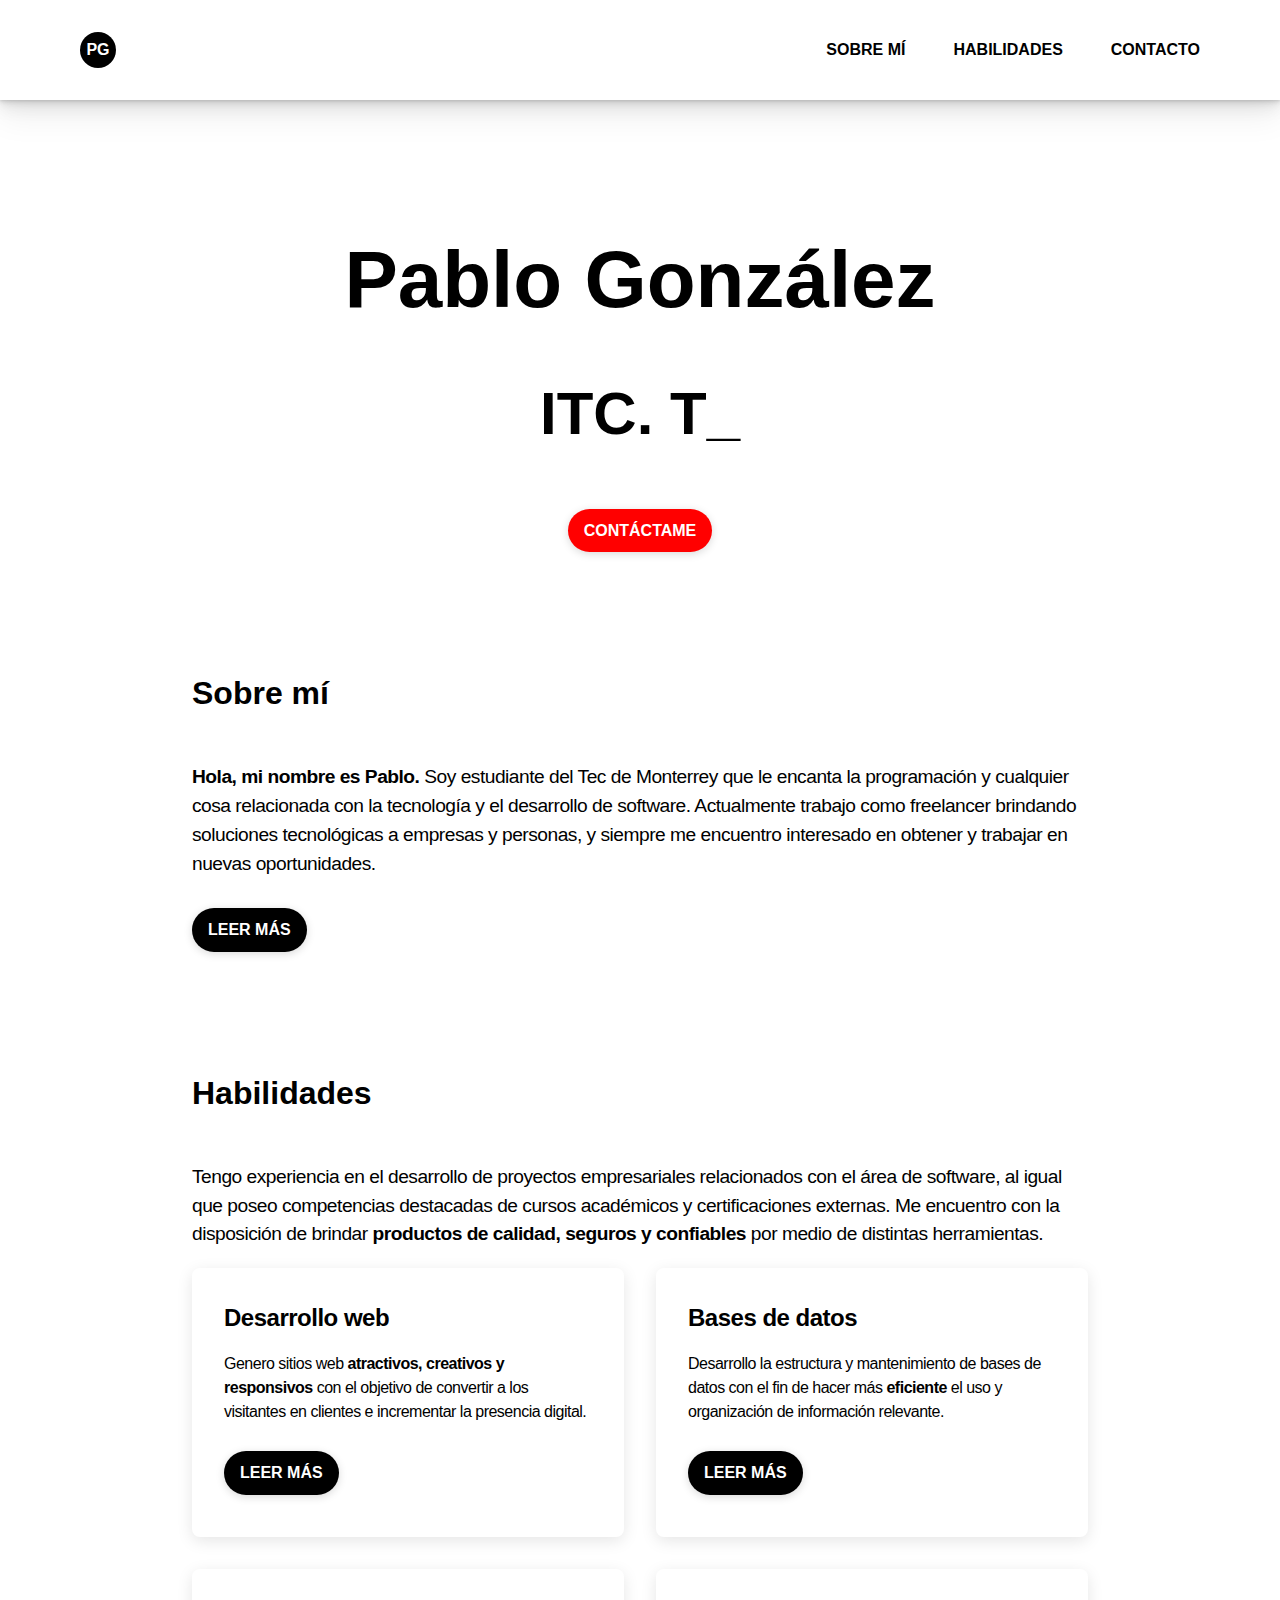
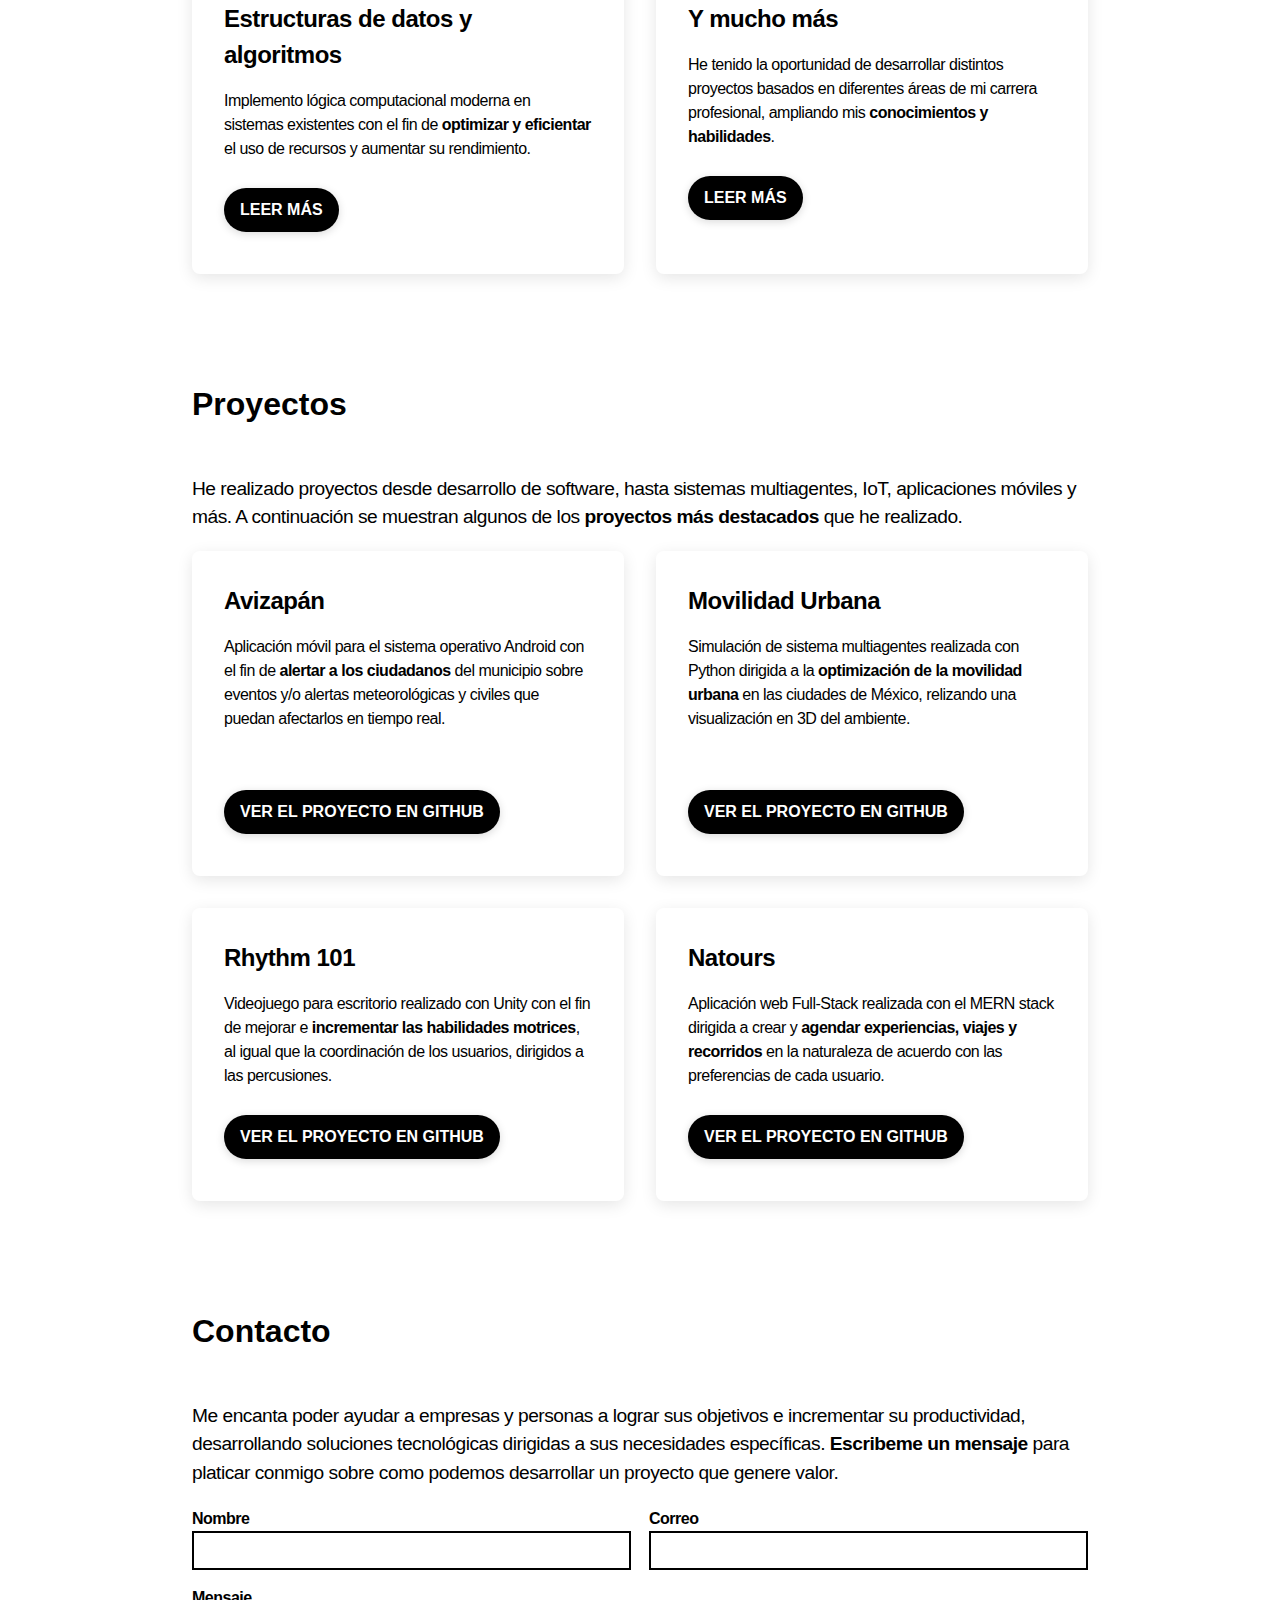
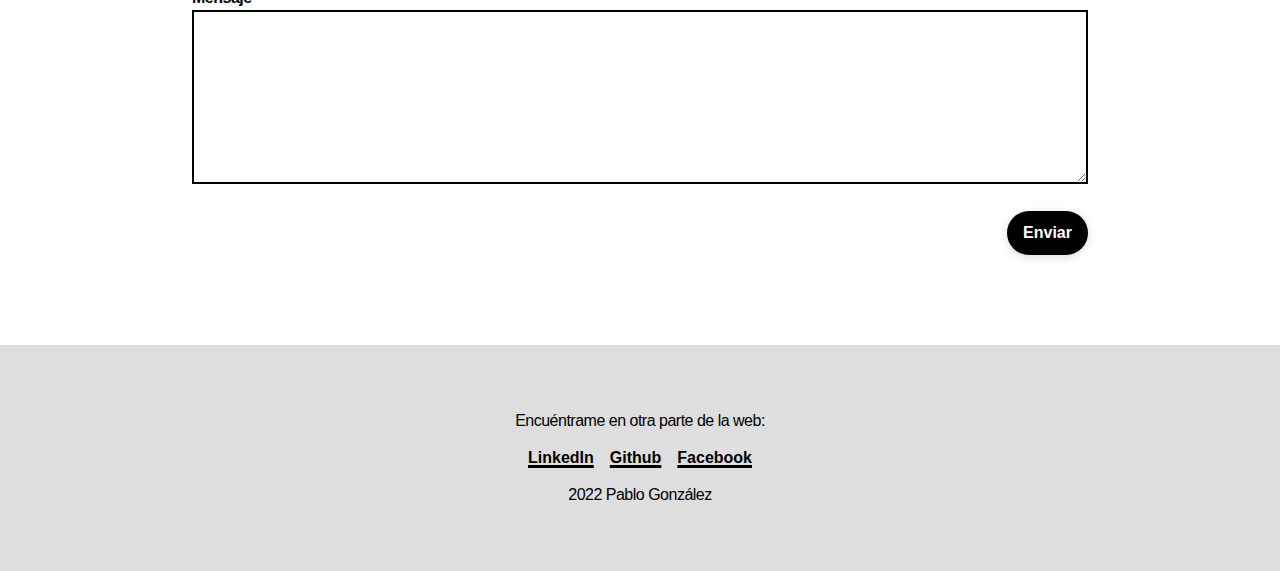
<file: index.html>
<!DOCTYPE html>
<html lang="es">

<head>
    <meta charset="UTF-8">
    <meta http-equiv="X-UA-Compatible" content="IE=edge">
    <meta name="viewport" content="width=device-width, initial-scale=1.0">
    <meta name="description"
        content="Pablo González de la Parra. Ingeniero en Tecnologías Computacionales. Tecnológico de Monterrey. Portafolio.">
    <link rel="apple-touch-icon" href="./media/logo-vector.png">
    <link rel="stylesheet" href="./styles/style.css">
    <link rel="stylesheet" href="https://cdn.jsdelivr.net/npm/bootstrap-icons@1.8.3/font/bootstrap-icons.css">
    <link rel="icon" type="image/x-icon" href="./media/logo-vector.png">
    <title>Pablo González | Ingeniero de software</title>
</head>

<body>
    <header>
        <h1>Pablo González</h1>
        <div class="terminal" id="terminal">
            <h2 class="terminal-title" id="terminal-title"></h2>
            <h2 class="terminal-underscore" id="terminal-underscore">&#95;</h2>
        </div>
        <button class="main-button"><a href="#contact">CONTÁCTAME</a></button>
    </header>
    <nav class="navbar" id="navbar">
        <div class="logo-active">
            <a href="./" class="active">PG</a>
        </div>
        <a href="javascript:void(0);" class="icon" onclick="responsiveNavbar()">
            <i class="bi bi-list" id="responsive-icon"></i>
        </a>
        <div class="responsive-links">
            <a href="./about.html">SOBRE MÍ</a>
            <a href="./abilities.html">HABILIDADES</a>
            <a href="./contact.html">CONTACTO</a>
        </div>
    </nav>
    <main>
        <section class="about" id="about">
            <h3>Sobre mí</h3>
            <p><strong>Hola, mi nombre es Pablo.</strong> Soy estudiante del Tec de Monterrey que le encanta la
                programación y cualquier cosa
                relacionada con la tecnología y el desarrollo de software. Actualmente trabajo como freelancer brindando
                soluciones tecnológicas
                a empresas y personas, y siempre me encuentro interesado en obtener y trabajar en nuevas oportunidades.
            </p>
            <button><a href="./about.html">LEER MÁS</a></button>
        </section>
        <section class="abilities" id="abilities">
            <h3>Habilidades</h3>
            <p>Tengo experiencia en el desarrollo de proyectos empresariales relacionados con el área de software, al
                igual que
                poseo competencias destacadas de cursos académicos y certificaciones externas. Me encuentro con la
                disposición de brindar
                <strong>productos de calidad, seguros y confiables</strong> por medio de distintas herramientas.
            </p>
            <div class="ability-cards">
                <div class="ability-card">
                    <h4>Desarrollo web</h4>
                    <p>Genero sitios web <strong>atractivos, creativos y responsivos</strong> con el objetivo de
                        convertir a los
                        visitantes en clientes e incrementar la presencia digital.
                    </p>
                    <button><a href="./abilities.html#web-dev">LEER MÁS</a></button>
                </div>
                <div class="ability-card">
                    <h4>Bases de datos</h4>
                    <p>Desarrollo la estructura y mantenimiento de bases de datos con el fin de hacer más
                        <strong>eficiente</strong> el
                        uso y organización de información relevante.
                    </p>
                    <button><a href="./abilities.html#database">LEER MÁS</a></button>
                </div>
                <div class="ability-card">
                    <h4>Estructuras de datos y algoritmos</h4>
                    <p>Implemento lógica computacional moderna en sistemas existentes con el fin de <strong>optimizar y
                            eficientar</strong> el uso de recursos y aumentar su rendimiento.</p>
                    <button><a href="./abilities.html#dsa">LEER MÁS</a></button>
                </div>
                <div class="ability-card">
                    <h4>Y mucho más</h4>
                    <p>He tenido la oportunidad de desarrollar distintos proyectos basados en diferentes áreas de mi
                        carrera profesional, ampliando mis <strong>conocimientos y habilidades</strong>.</p>
                    <button><a href="./abilities.html#more">LEER MÁS</a></button>
                </div>
            </div>
        </section>
        <section class="abilities" id="abilities">
            <h3>Proyectos</h3>
            <p>He realizado proyectos desde desarrollo de software, hasta sistemas multiagentes, IoT, aplicaciones
                móviles y más. A continuación
                se muestran algunos de los <strong>proyectos más destacados</strong> que he realizado.</p>
            </p>
            <div class="ability-cards">
                <div class="ability-card">
                    <h4>Avizapán</h4>
                    <p>Aplicación móvil para el sistema operativo Android con el fin de <strong>alertar a los
                            ciudadanos</strong> del
                        municipio sobre eventos y/o alertas meteorológicas
                        y civiles que puedan afectarlos en tiempo real.</p>
                    </p>
                    <button><a href="https://github.com/pablogonzalezdelaparra/Avizapan" target="
                        ">VER EL PROYECTO EN GITHUB</a></button>
                </div>
                <div class="ability-card">
                    <h4>Movilidad Urbana</h4>
                    <p>Simulación de sistema multiagentes realizada con Python dirigida a la <strong>optimización de la
                            movilidad urbana</strong> en las
                        ciudades de México, relizando una visualización en 3D del ambiente.</p>
                    </p>
                    <button><a href="https://github.com/pablogonzalezdelaparra/MovilidadUrbana" target="_blank">VER EL
                            PROYECTO EN GITHUB</a></button>
                </div>
                <div class="ability-card">
                    <h4>Rhythm 101</h4>
                    <p>Videojuego para escritorio realizado con Unity con el fin de mejorar e <strong>incrementar las
                            habilidades motrices</strong>, al igual que la coordinación de los usuarios, dirigidos a las
                        percusiones.
                    </p>
                    <button><a href="https://github.com/pablogonzalezdelaparra/Rhythm101-game" target="_blank">VER EL
                            PROYECTO EN GITHUB</a></button>
                </div>
                <div class="ability-card">
                    <h4>Natours</h4>
                    <p>Aplicación web Full-Stack realizada con el MERN stack dirigida a crear y <strong>agendar
                            experiencias,
                            viajes y recorridos</strong> en la naturaleza de acuerdo con las preferencias de cada
                        usuario.</p>
                    <button><a href="https://github.com/pablogonzalezdelaparra/compass-final-project"
                            target="_blank">VER EL PROYECTO EN GITHUB</a></button>
                </div>
            </div>
        </section>
        <section class="contact" id="contact">
            <h3>Contacto</h3>
            <p>Me encanta poder ayudar a empresas y personas a lograr sus objetivos e incrementar su productividad,
                desarrollando soluciones tecnológicas dirigidas a sus necesidades específicas. <strong>Escribeme
                    un mensaje</strong> para platicar conmigo sobre como podemos desarrollar un proyecto que genere
                valor.
            </p>
            <form action="https://formsubmit.co/f35574a343a5f147eefd4ce1f9dd43e2" method="POST">
                <input type="text" name="_honey" style="display:none">
                <input type="hidden" name="_next" value="https://pablogdlp.com/thankyou.html">
                <div class="div-name-email">
                    <div class="div-name">
                        <label class="name" for="name">Nombre</label>
                        <input type="text" name="name" id="name" required>
                    </div>
                    <div class="div-email">
                        <label class="email" for="email">Correo</label>
                        <input type="email" name="email" id="email" required>
                    </div>
                </div>
                <div class="div-textarea">
                    <label class="textarea" for="textarea">Mensaje</label>
                    <textarea name="textarea" id="textarea" cols="30" rows="10" required></textarea>
                </div>
                <button class="button" type="submit">Enviar</button>
            </form>
        </section>
    </main>
    <aside>
        Aside
    </aside>
    <footer>
        <p>Encuéntrame en otra parte de la web:</p>
        <div class="footer-links">
            <a class="footer-link-1" href="https://www.linkedin.com/in/pablogdlp/" target="_blank">LinkedIn</a>
            <a class="footer-link-2" href="https://github.com/pablogonzalezdelaparra" target="_blank">Github</a>
            <a class="footer-link-3" href="https://www.facebook.com/pablogdlp/" target="_blank">Facebook</a>
        </div>
        <p>2022 Pablo González</p>
    </footer>

    <script src="./scripts/navbar.js"></script>
    <script src="./scripts/terminal.js"></script>
</body>

</html>
</file>
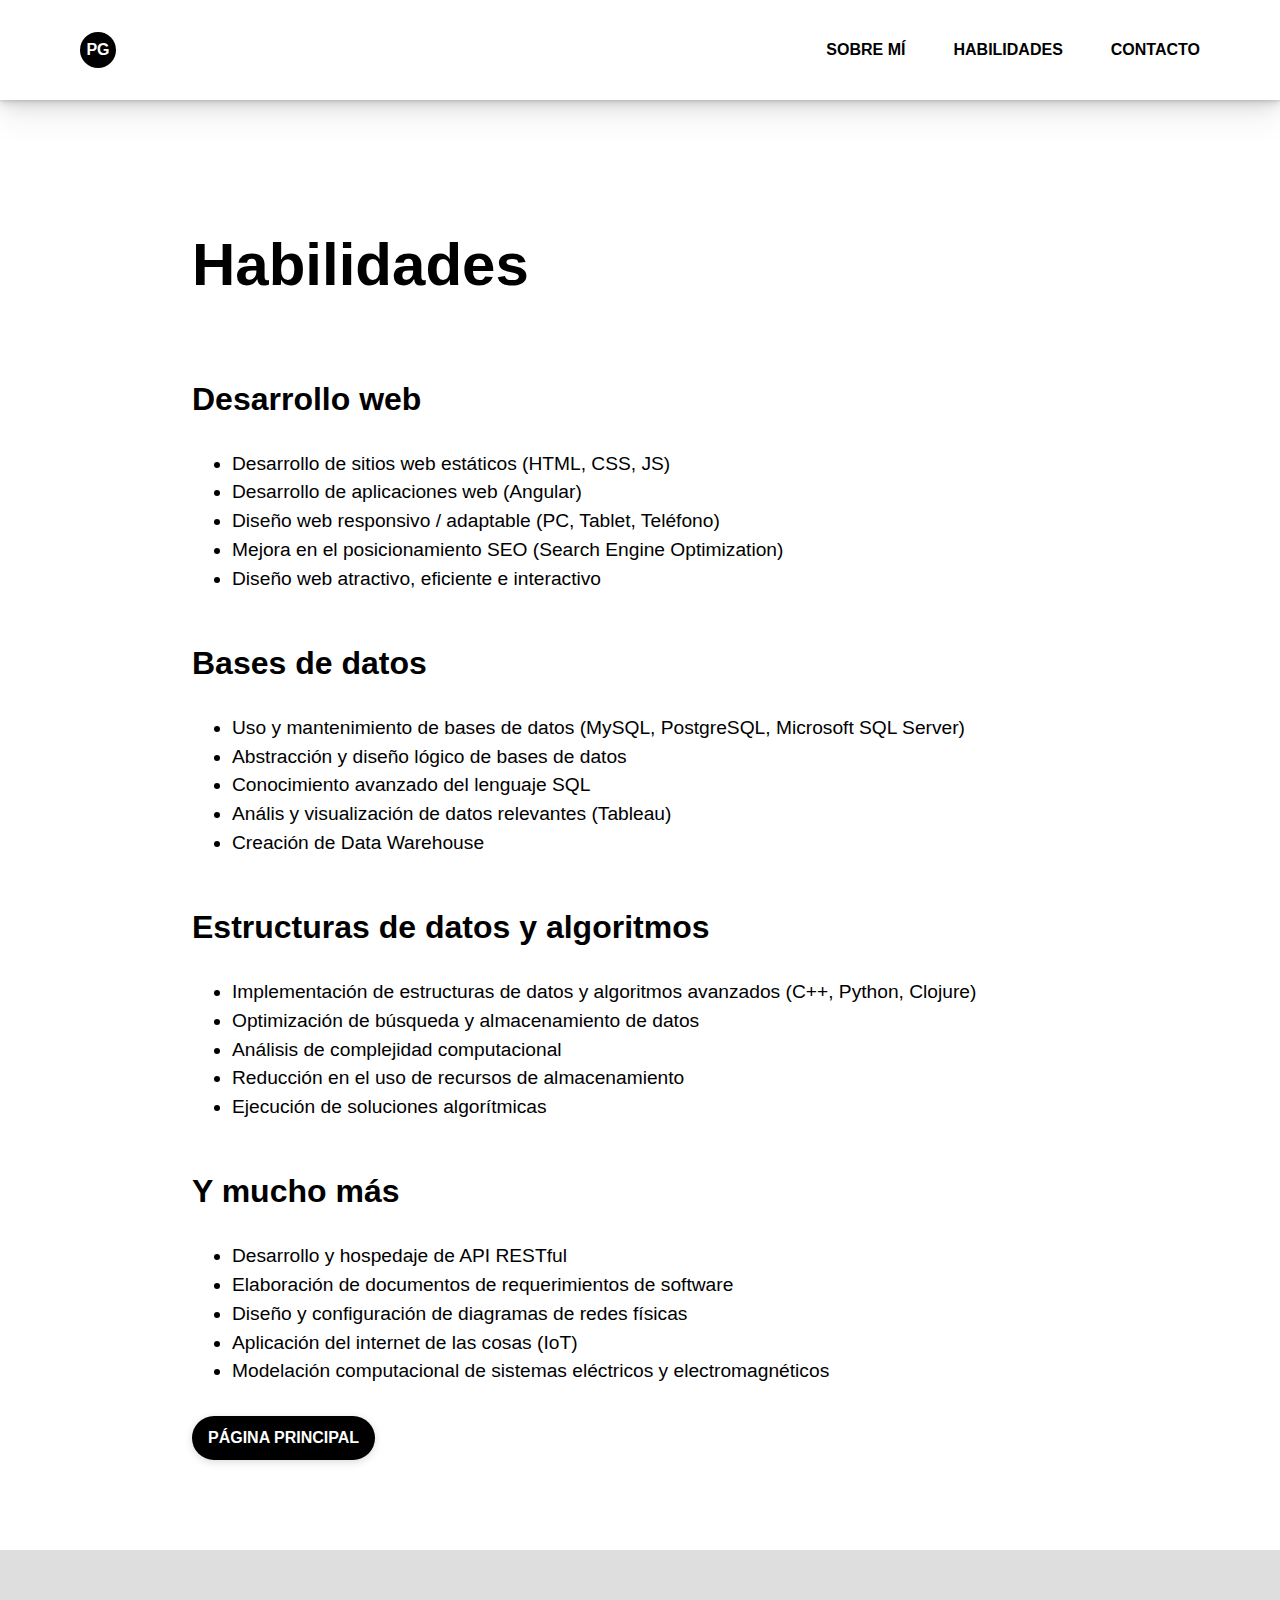
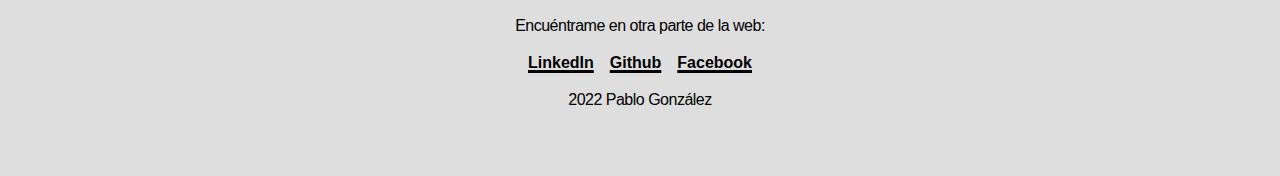
<file: abilities.html>
<!DOCTYPE html>
<html lang="es">

<head>
    <meta charset="UTF-8">
    <meta http-equiv="X-UA-Compatible" content="IE=edge">
    <meta name="viewport" content="width=device-width, initial-scale=1.0">
    <meta name="description" content="Pablo González de la Parra. Ingeniero en Tecnologías Computacionales. Tecnológico de Monterrey. Portafolio.">
    <link rel="stylesheet" href="./styles/style.css">
    <link rel="stylesheet" href="./styles/abilities.css">
    <link rel="apple-touch-icon" href="./media/logo-vector.png">
    <link rel="stylesheet" href="https://cdn.jsdelivr.net/npm/bootstrap-icons@1.8.3/font/bootstrap-icons.css">
    <link rel="icon" type="image/x-icon" href="./media/logo-vector.png">
    <title>Pablo González | Habilidades</title>
</head>

<body>
    <nav class="navbar" id="navbar">
        <div class="logo-active">
            <a href="./" class="active">PG</a>
        </div>
        <a href="javascript:void(0);" class="icon" onclick="responsiveNavbar()">
            <i class="bi bi-list" id="responsive-icon"></i>
        </a>
        <div class="responsive-links">
            <a href="./about.html">SOBRE MÍ</a>
            <a href="#abilities">HABILIDADES</a>
            <a href="./contact.html">CONTACTO</a>
        </div>
    </nav>
    <main>
        <section class="abilities" id="abilities">
            <h2>Habilidades</h2>
            <div class="web-dev" id="web-dev">
                <h3>Desarrollo web</h3>
                <p>
                    <ul>
                        <li>Desarrollo de sitios web estáticos (HTML, CSS, JS)</li>
                        <li>Desarrollo de aplicaciones web (Angular)</li>
                        <li>Diseño web responsivo / adaptable (PC, Tablet, Teléfono)</li>
                        <li>Mejora en el posicionamiento SEO (Search Engine Optimization)</li>
                        <li>Diseño web atractivo, eficiente e interactivo</li>
                    </ul>
                </p>
            </div>
            <div class="database" id="database">
                <h3>Bases de datos</h3>
                <p>
                    <ul>
                        <li>Uso y mantenimiento de bases de datos (MySQL, PostgreSQL, Microsoft SQL Server)</li>
                        <li>Abstracción y diseño lógico de bases de datos</li>
                        <li>Conocimiento avanzado del lenguaje SQL</li>
                        <li>Anális y visualización de datos relevantes (Tableau)</li>
                        <!-- <li>Desarrollo y hospedaje de API RESTful</li> , req de software, redes-->
                        <li>Creación de Data Warehouse</li>
                    </ul>
                </p>
            </div>
            <div class="dsa" id="dsa">
                <h3>Estructuras de datos y algoritmos</h3>
                <p>
                    <ul>
                        <li>Implementación de estructuras de datos y algoritmos avanzados (C++, Python, Clojure)</li>
                        <li>Optimización de búsqueda y almacenamiento de datos</li>
                        <li>Análisis de complejidad computacional</li>
                        <li>Reducción en el uso de recursos de almacenamiento</li>
                        <li>Ejecución de soluciones algorítmicas</li>
                    </ul>
                </p>
            </div>
            <div class="more" id="more">
                <h3>Y mucho más</h3>
                <p>
                    <ul>
                        <li>Desarrollo y hospedaje de API RESTful</li>
                        <li>Elaboración de documentos de requerimientos de software</li>
                        <li>Diseño y configuración de diagramas de redes físicas</li>
                        <li>Aplicación del internet de las cosas (IoT)</li>
                        <li> Modelación computacional de sistemas eléctricos y electromagnéticos</li>
                    </ul>
                </p>
            </div>
            <button><a href="./index.html">PÁGINA PRINCIPAL</a></button>
        </section>
    </main>
    <aside>
        Aside
    </aside>
    <footer>
        <p>Encuéntrame en otra parte de la web:</p>
        <div class="footer-links">
            <a class="footer-link-1" href="https://www.linkedin.com/in/pablogdlp/" target="_blank">LinkedIn</a>
            <a class="footer-link-2" href="https://github.com/pablogonzalezdelaparra" target="_blank">Github</a>
            <a class="footer-link-3" href="https://www.facebook.com/pablogdlp/" target="_blank">Facebook</a>
        </div>
        <p>2022 Pablo González</p>
    </footer>

    <script src="./scripts/navbar.js"></script>
    <script src="./scripts/terminal.js"></script>
</body>

</html>
</file>
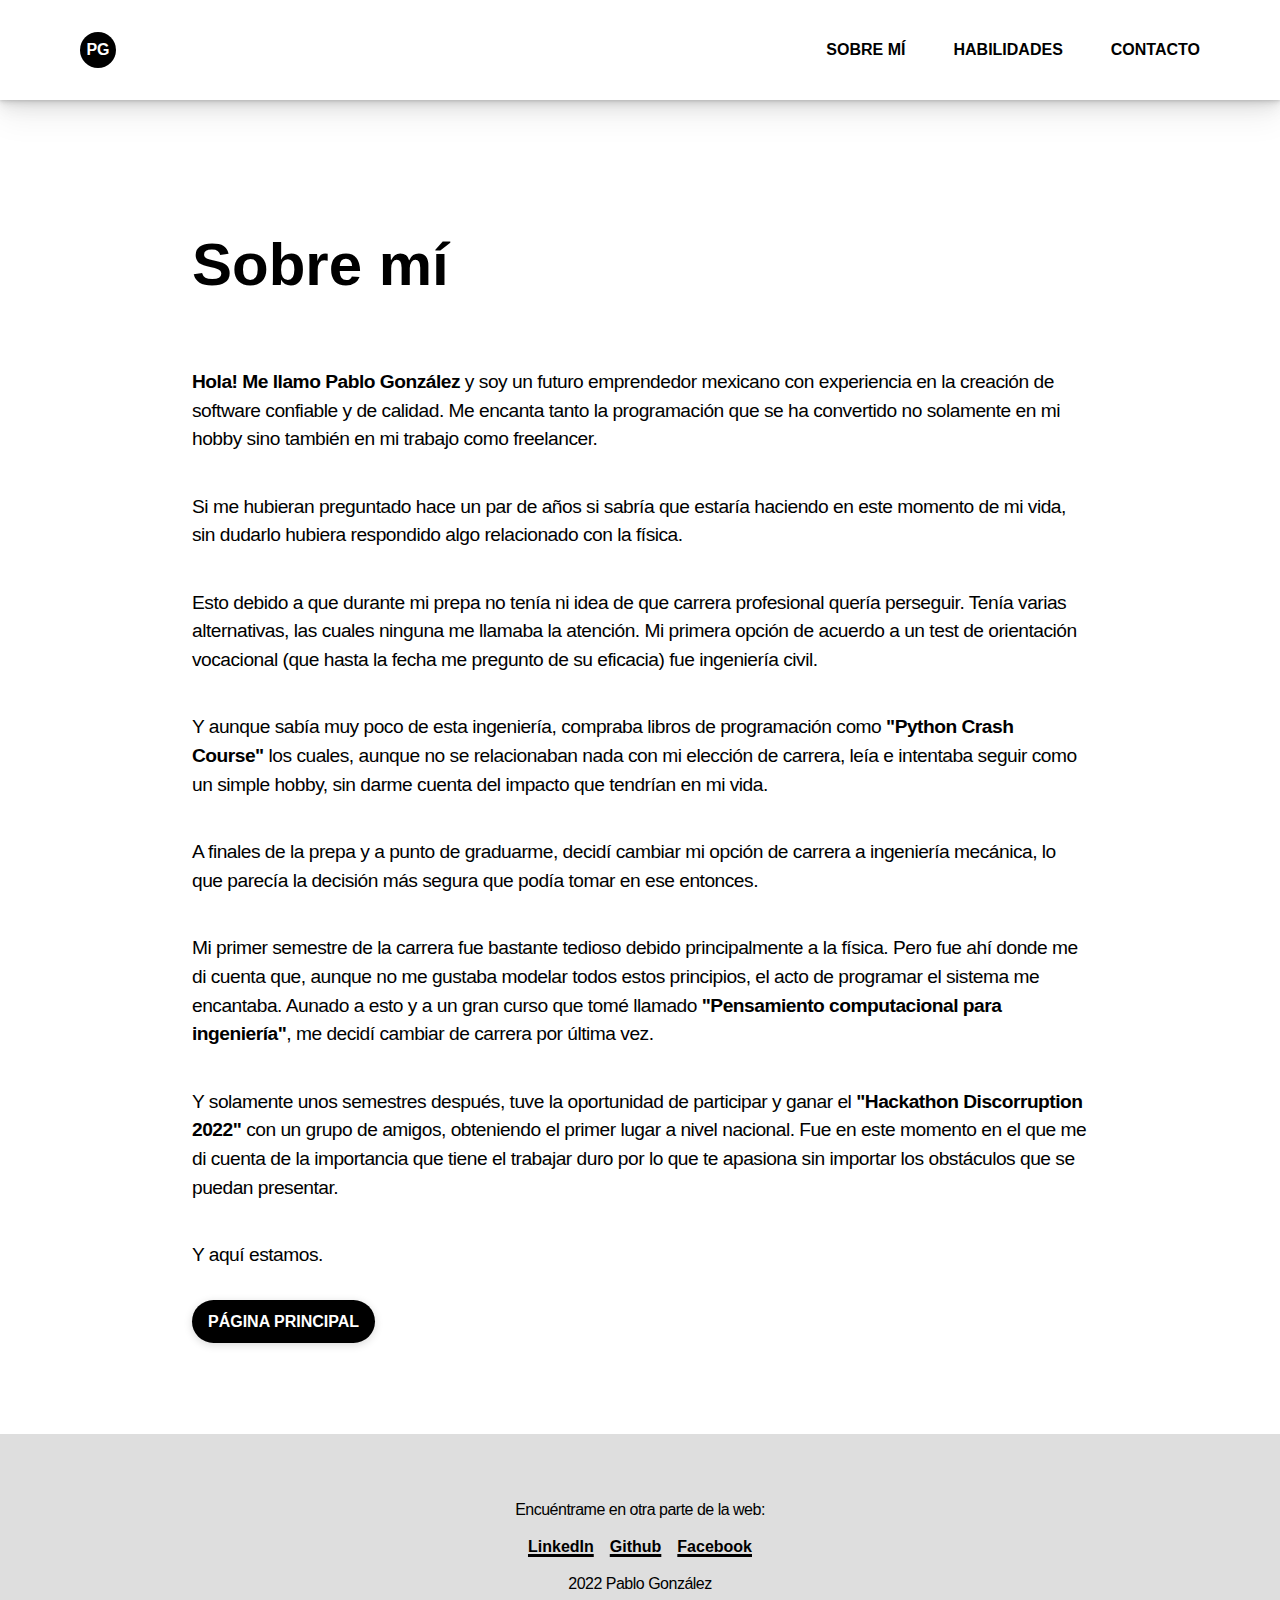
<file: about.html>
<!DOCTYPE html>
<html lang="es">

<head>
    <meta charset="UTF-8">
    <meta http-equiv="X-UA-Compatible" content="IE=edge">
    <meta name="viewport" content="width=device-width, initial-scale=1.0">
    <meta name="description" content="Pablo González de la Parra. Ingeniero en Tecnologías Computacionales. Tecnológico de Monterrey. Portafolio.">
    <link rel="stylesheet" href="./styles/style.css">
    <link rel="stylesheet" href="./styles/about.css">
    <link rel="apple-touch-icon" href="./media/logo-vector.png">
    <link rel="stylesheet" href="https://cdn.jsdelivr.net/npm/bootstrap-icons@1.8.3/font/bootstrap-icons.css">
    <link rel="icon" type="image/x-icon" href="./media/logo-vector.png">
    <title>Pablo González | Sobre mí</title>
</head>

<body>
    <nav class="navbar" id="navbar">
        <div class="logo-active">
            <a href="./" class="active">PG</a>
        </div>
        <a href="javascript:void(0);" class="icon" onclick="responsiveNavbar()">
            <i class="bi bi-list" id="responsive-icon"></i>
        </a>
        <div class="responsive-links">
            <a href="#about">SOBRE MÍ</a>
            <a href="./abilities.html">HABILIDADES</a>
            <a href="./contact.html">CONTACTO</a>
        </div>
    </nav>
    <main>
        <section class="about" id="about">
            <h2>Sobre mí</h2>
            <p>
                <strong>Hola! Me llamo Pablo González</strong> y soy un futuro emprendedor mexicano con experiencia en la creación de software confiable y de calidad. Me encanta tanto la programación que se ha convertido no solamente en mi hobby sino también en mi trabajo como freelancer.
            </p>
            <p>
                Si me hubieran preguntado hace un par de años si sabría que estaría haciendo en este momento de mi vida, sin dudarlo hubiera respondido algo relacionado con la física.
            </p>
            <p>
                Esto debido a que durante mi prepa no tenía ni idea de que carrera profesional quería perseguir. Tenía varias alternativas, las cuales ninguna me llamaba la atención. Mi primera opción de acuerdo a un test de orientación vocacional (que hasta la fecha me pregunto de su eficacia) fue ingeniería civil.
            </p>
            <p>
                Y aunque sabía muy poco de esta ingeniería, compraba libros de programación como <strong>"Python Crash Course"</strong> los cuales, aunque no se relacionaban nada con mi elección de carrera, leía e intentaba seguir como un simple hobby, sin darme cuenta del impacto que tendrían en mi vida.
            </p>
            <p>
                A finales de la prepa y a punto de graduarme, decidí cambiar mi opción de carrera a ingeniería mecánica, lo que parecía la decisión más segura que podía tomar en ese entonces.
            </p>
            <p>
                Mi primer semestre de la carrera fue bastante tedioso debido principalmente a la física. Pero fue ahí donde me di cuenta que, aunque no me gustaba modelar todos estos principios, el acto de programar el sistema me encantaba. Aunado a esto y a un gran curso que tomé llamado <strong>"Pensamiento computacional para ingeniería"</strong>, me decidí cambiar de carrera por última vez.
            </p>
            <p>
                Y solamente unos semestres después, tuve la oportunidad de participar y ganar el <strong>"Hackathon Discorruption 2022"</strong> con un grupo de amigos, obteniendo el primer lugar a nivel nacional. Fue en este momento en el que me di cuenta de la importancia que tiene el trabajar duro por lo que te apasiona sin importar los obstáculos que se puedan presentar.
            </p>
            <p>
                Y aquí estamos.
            </p>
            <button><a href="./index.html">PÁGINA PRINCIPAL</a></button>
        </section>
    </main>
    <aside>
        Aside
    </aside>
    <footer>
        <p>Encuéntrame en otra parte de la web:</p>
        <div class="footer-links">
            <a class="footer-link-1" href="https://www.linkedin.com/in/pablogdlp/" target="_blank">LinkedIn</a>
            <a class="footer-link-2" href="https://github.com/pablogonzalezdelaparra" target="_blank">Github</a>
            <a class="footer-link-3" href="https://www.facebook.com/pablogdlp/" target="_blank">Facebook</a>
        </div>
        <p>2022 Pablo González</p>
    </footer>

    <script src="./scripts/navbar.js"></script>
    <script src="./scripts/terminal.js"></script>
</body>

</html>
</file>
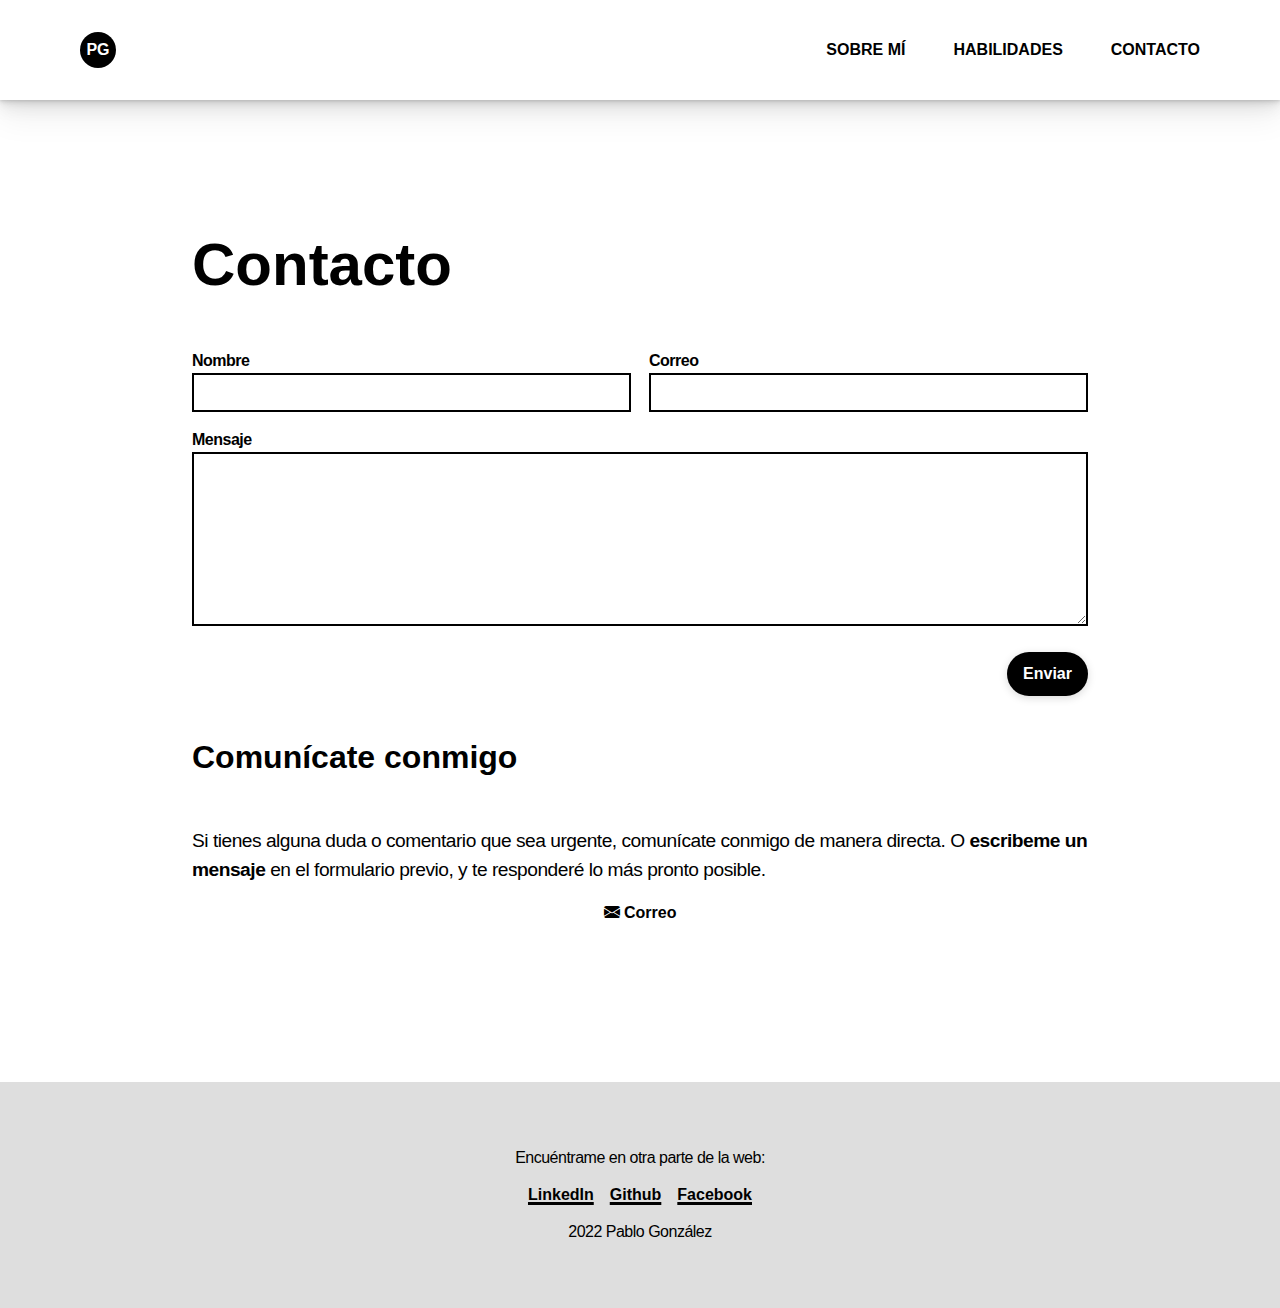
<file: contact.html>
<!DOCTYPE html>
<html lang="es">

<head>
    <meta charset="UTF-8">
    <meta http-equiv="X-UA-Compatible" content="IE=edge">
    <meta name="viewport" content="width=device-width, initial-scale=1.0">
    <meta name="description" content="Pablo González de la Parra. Ingeniero en Tecnologías Computacionales. Tecnológico de Monterrey. Portafolio.">
    <link rel="stylesheet" href="./styles/style.css">
    <link rel="stylesheet" href="./styles/contact.css">
    <link rel="apple-touch-icon" href="./media/logo-vector.png">
    <link rel="stylesheet" href="https://cdn.jsdelivr.net/npm/bootstrap-icons@1.8.3/font/bootstrap-icons.css">
    <link rel="icon" type="image/x-icon" href="./media/logo-vector.png">
    <title>Pablo González | Contacto</title>
</head>

<body>
    <nav class="navbar" id="navbar">
        <div class="logo-active">
            <a href="./" class="active">PG</a>
        </div>
        <a href="javascript:void(0);" class="icon" onclick="responsiveNavbar()">
            <i class="bi bi-list" id="responsive-icon"></i>
        </a>
        <div class="responsive-links">
            <a href="./about.html">SOBRE MÍ</a>
            <a href="./abilities.html">HABILIDADES</a>
            <a href="#contact">CONTACTO</a>
        </div>
    </nav>
    <main>
        <section class="contact" id="contact">
            <h2>Contacto</h2>
            <form action="https://formsubmit.co/f35574a343a5f147eefd4ce1f9dd43e2" method="POST">
                <input type="text" name="_honey" style="display:none">
                <input type="hidden" name="_next" value="https://pablogdlp.com/thankyou.html">
                <div class="div-name-email">
                    <div class="div-name">
                        <label class="name" for="name">Nombre</label>
                        <input type="text" name="name" id="name" required>
                    </div>
                    <div class="div-email">
                        <label class="email" for="email">Correo</label>
                        <input type="email" name="email" id="email" required>
                    </div>
                </div>
                <div class="div-textarea">
                    <label class="textarea" for="textarea">Mensaje</label>
                    <textarea name="textarea" id="textarea" cols="30" rows="10" required></textarea>
                </div>
                <button class="button" type="submit">Enviar</button>
            </form>
            <h3>Comunícate conmigo</h3>
            <p>Si tienes alguna duda o comentario que sea urgente, comunícate conmigo de manera directa. O <strong>escribeme un mensaje</strong> en el formulario previo, y te responderé lo más pronto posible.</p>
            <div class="socials">
                <a href="mailto:contacto@pablogdlp.com"><i class="bi bi-envelope-fill"></i> Correo</a>
            </div>
        </section>
    </main>
    <aside>
        Aside
    </aside>
    <footer>
        <p>Encuéntrame en otra parte de la web:</p>
        <div class="footer-links">
            <a class="footer-link-1" href="https://www.linkedin.com/in/pablogdlp/" target="_blank">LinkedIn</a>
            <a class="footer-link-2" href="https://github.com/pablogonzalezdelaparra" target="_blank">Github</a>
            <a class="footer-link-3" href="https://www.facebook.com/pablogdlp/" target="_blank">Facebook</a>
        </div>
        <p>2022 Pablo González</p>
    </footer>

    <script src="./scripts/navbar.js"></script>
    <script src="./scripts/terminal.js"></script>
</body>

</html>
</file>
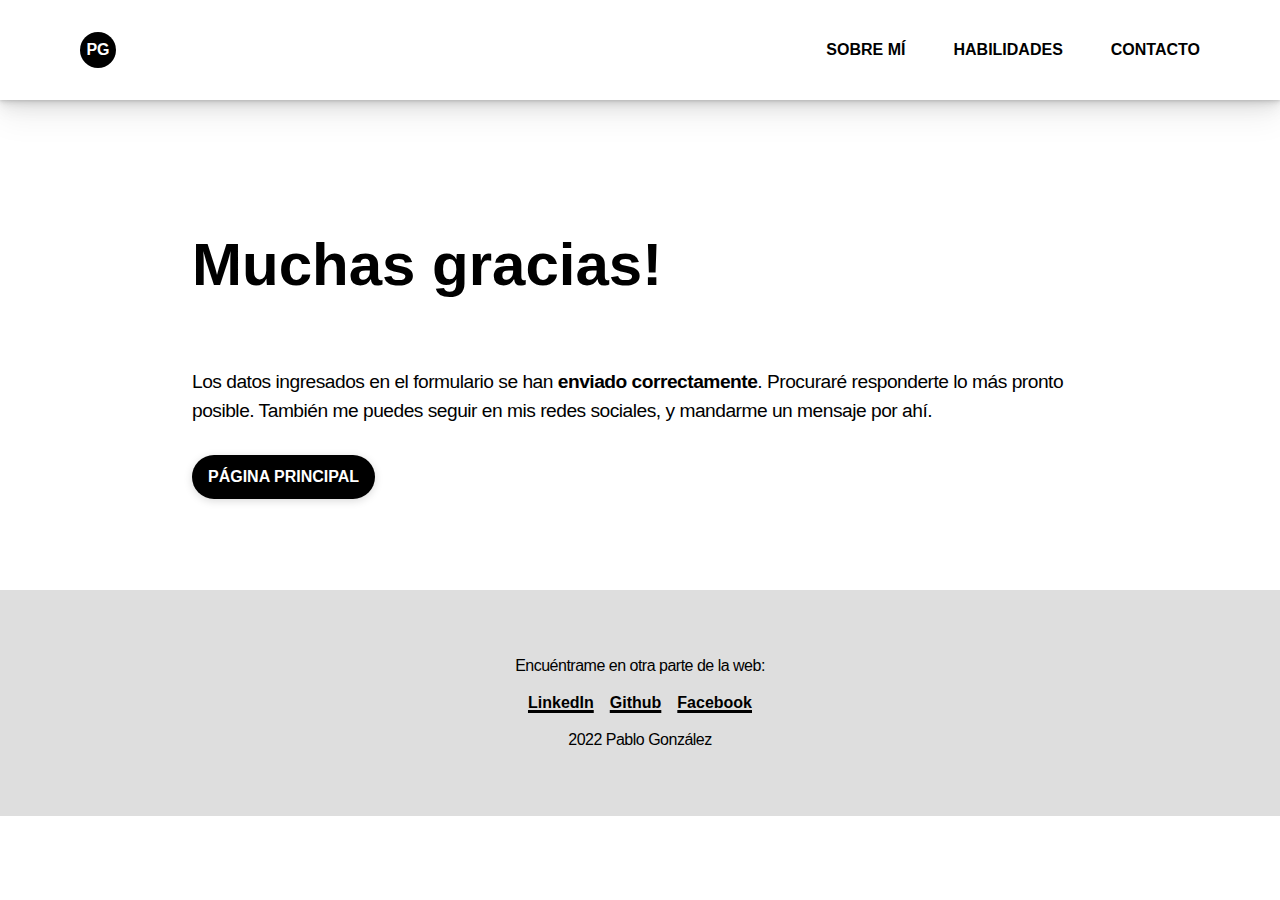
<file: thankyou.html>
<!DOCTYPE html>
<html lang="es">

<head>
    <meta charset="UTF-8">
    <meta http-equiv="X-UA-Compatible" content="IE=edge">
    <meta name="viewport" content="width=device-width, initial-scale=1.0">
    <meta name="description" content="Pablo González de la Parra. Ingeniero en Tecnologías Computacionales. Tecnológico de Monterrey. Portafolio.">
    <link rel="stylesheet" href="./styles/style.css">
    <link rel="apple-touch-icon" href="./media/logo-vector.png">
    <link rel="stylesheet" href="./styles/thankyou.css">
    <link rel="stylesheet" href="https://cdn.jsdelivr.net/npm/bootstrap-icons@1.8.3/font/bootstrap-icons.css">
    <link rel="icon" type="image/x-icon" href="./media/logo-vector.png">
    <title>Pablo González | Muchas gracias!</title>
</head>

<body>
    <nav class="navbar" id="navbar">
        <div class="logo-active">
            <a href="./" class="active">PG</a>
        </div>
        <a href="javascript:void(0);" class="icon" onclick="responsiveNavbar()">
            <i class="bi bi-list" id="responsive-icon"></i>
        </a>
        <div class="responsive-links">
            <a href="./about.html">SOBRE MÍ</a>
            <a href="./abilities.html">HABILIDADES</a>
            <a href="./contact.html">CONTACTO</a>
        </div>
    </nav>
    <main>
        <section class="thankyou" id="thankyou">
            <h2>Muchas gracias!</h2>
            <p>
                Los datos ingresados en el formulario se han <strong>enviado correctamente</strong>. Procuraré responderte lo más pronto posible. También me puedes seguir en mis redes sociales, y mandarme un mensaje por ahí.
            </p>
            <button><a href="./index.html">PÁGINA PRINCIPAL</a></button>
        </section>
    </main>
    <aside>
        Aside
    </aside>
    <footer>
        <p>Encuéntrame en otra parte de la web:</p>
        <div class="footer-links">
            <a class="footer-link-1" href="https://www.linkedin.com/in/pablogdlp/" target="_blank">LinkedIn</a>
            <a class="footer-link-2" href="https://github.com/pablogonzalezdelaparra" target="_blank">Github</a>
            <a class="footer-link-3" href="https://www.facebook.com/pablogdlp/" target="_blank">Facebook</a>
        </div>
        <p>2022 Pablo González</p>
    </footer>

    <script src="./scripts/navbar.js"></script>
    <script src="./scripts/terminal.js"></script>
</body>

</html>
</file>
<file: styles/style.css>
/* GENERAL */
:root {
    /* Font sizes */
    --fs-h1: clamp(2rem, 1rem + 5vw, 5rem);
    --fs-h2: clamp(1.5rem, 1rem + 4vw, 3.75rem);
    --fs-h3: clamp(1rem, 1rem + 2vw, 2rem);
    --fs-h4: 1.5rem;
    --fs-h5: 1rem;
    --fs-h6: 0.5rem;
    --fs-p: 1.2rem;
    --fs-a: 1rem;
    --fs-label: 1rem;
    /* Font weights*/
    --fs-all-weight: 600;
    --fs-p-weight: 400;
    /* Line heights */
    --lnh-p: 1.5;
    /* Letter spacing */
    --lts-p: -0.5px;
    /* Colors */
    --font-color: black;
    --bg-color: white;
    --bg-color-logo: black;
    --font-color-logo: white;
    --btn-font-color: white;
    --btn-bg-color: black;
    --bg-ftr-color: #dedede;
    --cmpl-color: red;
    /* Section spacing */
    --sct-spacing: 5rem;
}

body {
    margin: 0;
    display: grid;
    grid-template-areas: "nav""header""main""footer";
    font-family: Alaska, sans-serif;
}

body,
html {
    scroll-behavior: smooth;
}

button {
    font-size: var(--fs-a);
    font-weight: var(--fs-all-weight);
    color: var(--btn-font-color);
    background-color: var(--btn-bg-color);
    box-shadow: 0 0.125em 0.5em rgb(0 0 0 / 15%);
    padding: 0.8em 1em;
    border: 0;
    border-radius: 100vw;
    margin: 0.67em 0em;
    cursor: pointer;
}

button a {
    color: var(--btn-font-color)
}

a {
    font-size: var(--fs-a);
    font-weight: var(--fs-all-weight);
    color: var(--font-color);
    text-decoration: none;
}

p {
    font-size: var(--fs-p);
    font-weight: var(--fs-p-weight);
    line-height: var(--lnh-p);
    letter-spacing: var(--lts-p);
}

/* HEADER */
header {
    grid-area: header;
    display: flex;
    flex-direction: column;
    justify-content: center;
    align-items: center;
    margin-top: var(--sct-spacing);
}

.hidden {
    opacity: 0;
}

.terminal {
    display: flex;
}

header h1 {
    font-size: var(--fs-h1);
}

header h2 {
    font-size: var(--fs-h2);
    margin-top: 0;
}

header button {
    /* General properties */
}

header .main-button {
    background-color: var(--cmpl-color);
}

/* NAVBAR */
nav {
    grid-area: nav;
    display: flex;
    flex-wrap: wrap;
    justify-content: space-between;
    align-items: center;
    padding: 2rem 5rem;
    box-shadow: 0 1px 2px rgba(0, 0, 0, 0.07),
        0 2px 4px rgba(0, 0, 0, 0.07),
        0 4px 8px rgba(0, 0, 0, 0.07),
        0 8px 16px rgba(0, 0, 0, 0.07),
        0 16px 32px rgba(0, 0, 0, 0.07);
}

nav a {
    /* General properties */
}

nav a:hover:not(.active) {
    /* General properties */
    text-decoration: underline;
    text-decoration-thickness: 0.25rem;
}


nav .logo-active {
    display: flex;
    align-items: center;
    justify-content: center;
    border-radius: 50%;
    min-width: 2.25rem;
    aspect-ratio: 1;
    background-color: var(--bg-color-logo);
}

nav a.active {
    color: var(--font-color-logo);
}

nav .responsive-links {
    display: flex;
    justify-content: space-between;
    gap: 3rem;
}

nav a.icon {
    display: none;
    font-size: 1rem;
}

@media screen and (max-width: 600px) {
    nav {
        gap: 3rem;
        /* MATCH nav .responsive-links gap */
        justify-content: space-between;
    }

    .navbar a.icon {
        display: block;
    }

    nav .responsive-links {
        display: none;
    }
}

@media screen and (max-width: 600px) {
    nav.responsive .responsive-links {
        display: flex;
        flex-direction: column;
        flex-basis: 100%;
    }
}

/* MAIN */
main {
    grid-area: main;
}

/* ABOUT */
.about {
    display: grid;
    grid-template-areas: "title""description";
    max-width: 70%;
    margin-left: auto;
    margin-right: auto;
    margin-top: var(--sct-spacing);
    margin-bottom: var(--sct-spacing);
}

.about h3 {
    grid-area: title;
    font-size: var(--fs-h3);
}

.about p {


    grid-area: description;
}

.about button {
    /* General properties */
    margin-right: auto;
}

@media screen and (max-width: 600px) {
    .about {
        max-width: 90%;
    }

}

/* ABILITIES */
.abilities {
    display: grid;
    grid-template-areas: "card-title""card-description""cards";
    max-width: 70%;
    margin-left: auto;
    margin-right: auto;
    margin-top: var(--sct-spacing);
    margin-bottom: var(--sct-spacing);
}

.abilities h3 {
    grid-area: card-title;
    font-size: var(--fs-h3);
}

.abilities p {
    grid-area: card-description;


}

.abilities .ability-cards {
    grid-area: cards;
    display: grid;
    grid-template-columns: repeat(2, 1fr);
    gap: 2rem;
}

.ability-card {
    padding: 2em;
    border-radius: 0.5em;
    box-shadow: 0 0.25em 1em rgb(0 0 0 / 10%);
    display: flex;
    flex-direction: column;
}

.ability-card h4 {
    font-size: var(--fs-h4);
    font-weight: var(--fs-all-weight);
    line-height: 1.5;
    letter-spacing: -0.5px;
    margin: 0;
}

.ability-card p {
    font-size: 1rem;

}

.ability-card button {
    /* General properties */
    margin-right: auto;
}

@media screen and (max-width: 600px) {
    .abilities {
        max-width: 90%;
    }

    .abilities .ability-cards {
        grid-template-columns: 1fr;
    }

}

/* CONTACT */
.contact {
    display: grid;
    grid-template-areas: "form-title""form-description""form";
    max-width: 70%;
    margin-left: auto;
    margin-right: auto;
    margin-top: var(--sct-spacing);
    margin-bottom: var(--sct-spacing);
}

.contact h3 {
    grid-area: form-title;
    font-size: var(--fs-h3);
}

.contact p {
    grid-area: form-description;

}

.contact form {
    grid-area: form;
    display: flex;
    flex-direction: column;
    gap: 1rem;
}

.contact .div-name-email {
    display: flex;
    flex-direction: row;
    justify-content: space-between;
    gap: 1rem;
}

.contact .div-name {
    flex-basis: 49%;
    display: flex;
    flex-direction: column;
}

.contact .div-email {
    flex-basis: 49%;
    display: flex;
    flex-direction: column;
}

.contact .div-textarea {
    display: flex;
    flex-direction: column;
}

.contact button {
    /* General properties */
    margin-left: auto;
}

.contact label {
    font-size: var(--fs-label);
    font-weight: var(--fs-all-weight);
    line-height: 1.5;
    letter-spacing: -0.5px;
}

.contact input,
textarea {
    border: 2px solid black;
    padding: 0.75em;
}

@media screen and (max-width: 600px) {
    .contact {
        max-width: 90%;
    }

    .contact .div-name-email {
        flex-direction: column;
    }
}

/* ASIDE */
aside {
    display: none;
    background-color: red;
    grid-area: aside;
    margin-top: var(--sct-spacing);
    margin-bottom: var(--sct-spacing);
}

/* FOOTER*/
footer {
    background-color: var(--bg-ftr-color);
    grid-area: footer;
    padding: 3rem;
    display: flex;
    flex-direction: column;
    align-items: center;
}

footer .footer-links {
    display: flex;
    gap: 1rem;
}

footer p {
    font-size: 1rem;
}

footer .footer-links a {
    /* General properties */
    text-decoration: underline;
    text-decoration-thickness: 0.2rem;
}
</file>
<file: styles/abilities.css>
/* ABILITIES */
.abilities {
    display: grid;
    grid-template-columns: 1fr;
    max-width: 70%;
    margin-left: auto;
    margin-right: auto;
    margin-top: var(--sct-spacing);
    margin-bottom: var(--sct-spacing);
}

.abilities h3 {
    grid-area: auto;
    font-size: var(--fs-h3);
}

.abilities h2 {
    grid-area: auto;
    font-size: var(--fs-h2);
}

.abilities p {
    grid-area: auto;
}

.abilities li {
    font-size: var(--fs-p);
    line-height: var(--lnh-p);
}

.abilities button {
    margin-right: auto;
}

.abilities .ability-cards {
    grid-area: auto;
    display: grid;
    grid-template-columns: repeat(2, 1fr);
    gap: 2rem;
}

.ability-card {
    padding: 2em;
    border-radius: 0.5em;
    box-shadow: 0 0.25em 1em rgb(0 0 0 / 10%);
    display: flex;
    flex-direction: column;
}

.ability-card h4 {
    font-size: var(--fs-h4);
    font-weight: var(--fs-all-weight);
    line-height: 1.5;
    letter-spacing: -0.5px;
    margin: 0;
}

.ability-card p {
    font-size: 1rem;

}

.ability-card button {
    /* General properties */
    margin-right: auto;
}

@media screen and (max-width: 600px) {
    .abilities {
        max-width: 90%;
    }

    .abilities .ability-cards {
        grid-template-columns: 1fr;
    }

}
</file>
<file: styles/about.css>
/* ABOUT */
.about {
    display: grid;
    grid-template-columns: 1fr;
    max-width: 70%;
    margin-left: auto;
    margin-right: auto;
    margin-top: var(--sct-spacing);
    margin-bottom: var(--sct-spacing);
}

.about h3 {
    grid-area: auto;
    font-size: var(--fs-h3);
}

.about h2 {
    grid-area: auto;
    font-size: var(--fs-h2);
}

.about p {
    grid-area: auto;
}

.about button {
    grid-area: auto;
    /* General properties */
    margin-right: auto;
}

@media screen and (max-width: 600px) {
    .about {
        max-width: 90%;
    }

}
</file>
<file: styles/contact.css>
/* CONTACT */
.contact {
    display: grid;
    grid-template-columns: 1fr;
    max-width: 70%;
    margin-left: auto;
    margin-right: auto;
    margin-top: var(--sct-spacing);
    margin-bottom: var(--sct-spacing);
}

.contact h3 {
    grid-area: auto;
    font-size: var(--fs-h3);
}

.contact h2 {
    grid-area: auto;
    font-size: var(--fs-h2);
}

.contact p {
    grid-area: auto;
}

.contact .socials {
    grid-area: auto;
    display: flex;
    flex-wrap: wrap;
    justify-content: space-around;
    margin-bottom: var(--sct-spacing);
}

.contact form {
    grid-area: auto;
    display: flex;
    flex-direction: column;
    gap: 1rem;
}

.contact .div-name-email {
    display: flex;
    flex-direction: row;
    justify-content: space-between;
    gap: 1rem;
}

.contact .div-name {
    flex-basis: 49%;
    display: flex;
    flex-direction: column;
}

.contact .div-email {
    flex-basis: 49%;
    display: flex;
    flex-direction: column;
}

.contact .div-textarea {
    display: flex;
    flex-direction: column;
}

.contact button {
    /* General properties */
    margin-left: auto;
}

.contact label {
    font-size: var(--fs-label);
    font-weight: var(--fs-all-weight);
    line-height: 1.5;
    letter-spacing: -0.5px;
}

.contact input,
textarea {
    border: 2px solid black;
    padding: 0.75em;
}

@media screen and (max-width: 600px) {
    .contact {
        max-width: 90%;
    }

    .contact .div-name-email {
        flex-direction: column;
    }
}
</file>
<file: styles/thankyou.css>
/* ABILITIES */
.thankyou {
    display: grid;
    grid-template-columns: 1fr;
    max-width: 70%;
    margin-left: auto;
    margin-right: auto;
    margin-top: var(--sct-spacing);
    margin-bottom: var(--sct-spacing);
}

.thankyou h3 {
    grid-area: auto;
    font-size: var(--fs-h3);
}

.thankyou h2 {
    grid-area: auto;
    font-size: var(--fs-h2);
}

.thankyou p {
    grid-area: auto;
}

.thankyou button {
    margin-right: auto;
}

@media screen and (max-width: 600px) {
    .thankyou {
        max-width: 90%;
    }
}
</file>
